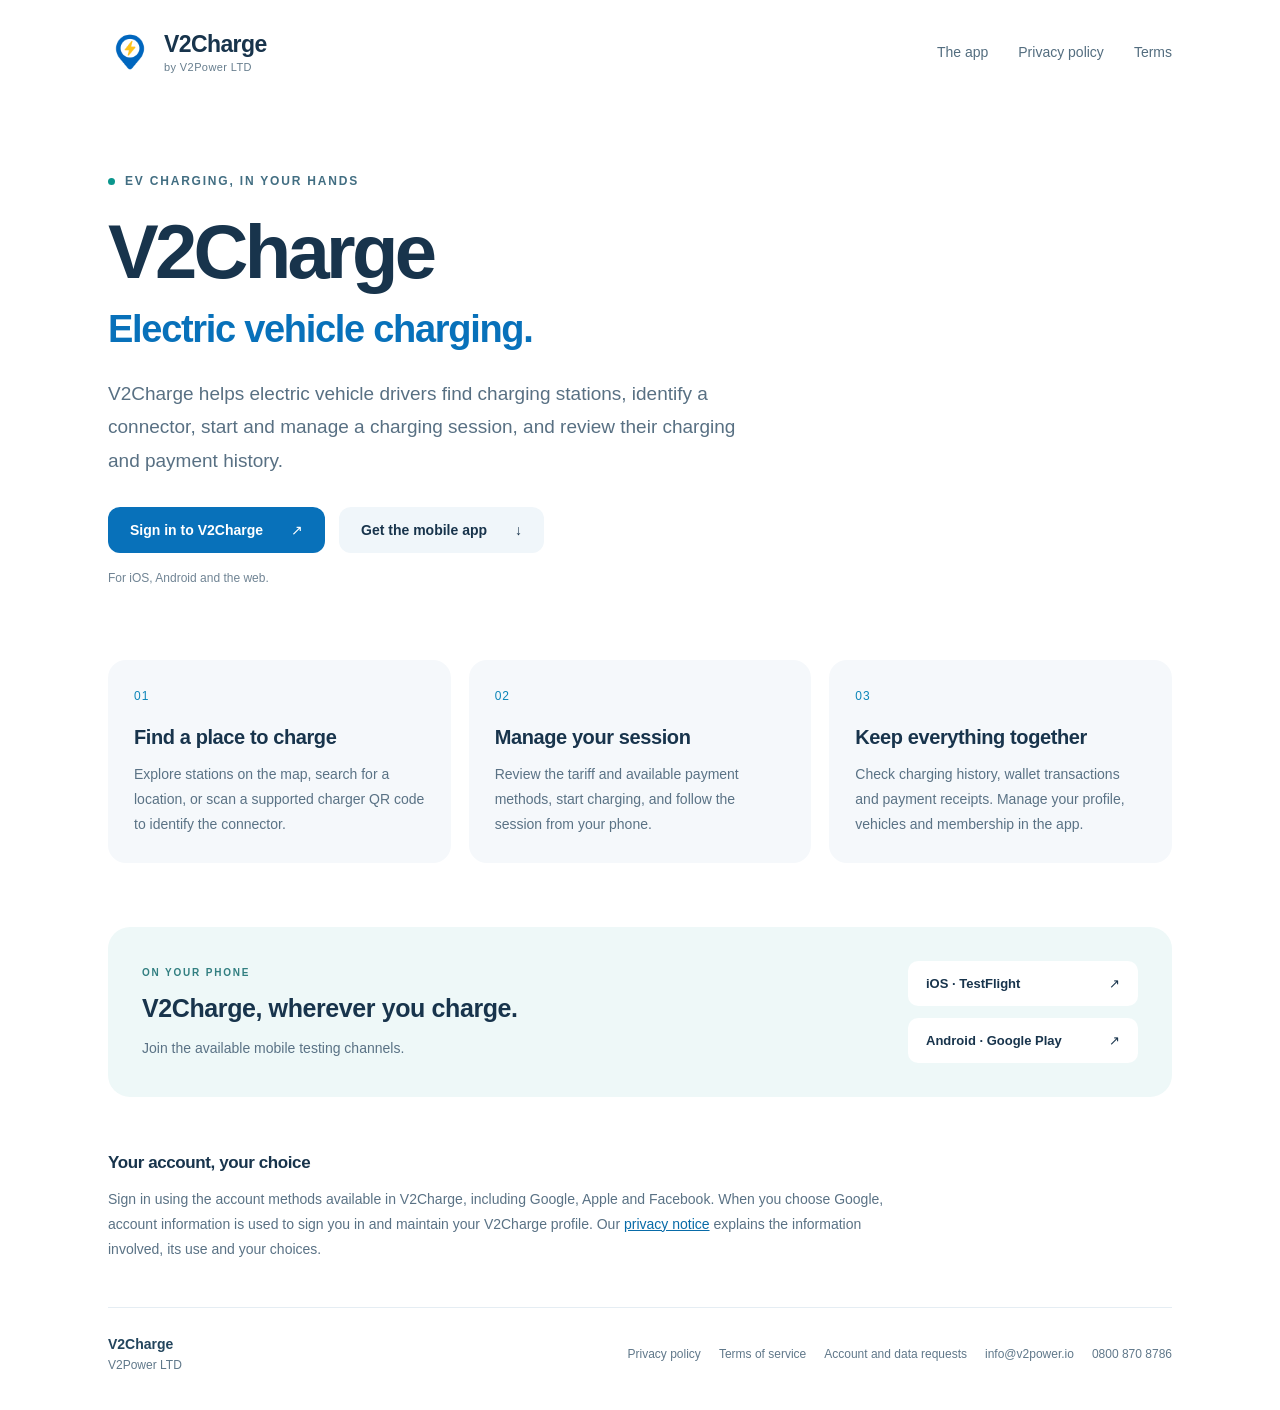
<file: index.html>
<!doctype html>
<html lang="en">
<head>
<meta charset="utf-8">
<meta name="viewport" content="width=device-width,initial-scale=1">
<meta name="description" content="V2Charge by V2Power LTD helps EV drivers find charging stations, start and manage charging, and view payments and receipts.">
<title>V2Charge</title>
<link rel="canonical" href="https://colin-bao.github.io/">
<meta name="robots" content="index,follow">
<link rel="icon" href="/v2charge/icon.png" type="image/png">
<link rel="stylesheet" href="/v2charge/style.css">
</head>
<body>
<div class="page">
<header>
  <a class="brand" href="https://colin-bao.github.io/" aria-label="V2Charge home"><img src="/v2charge/icon.png" width="44" height="44" alt=""><span>V2Charge<small>by V2Power LTD</small></span></a>
  <nav aria-label="Main navigation"><a href="#features">The app</a><a href="https://colin-bao.github.io/v2charge/privacy/">Privacy policy</a><a href="https://colin-bao.github.io/v2charge/terms/">Terms</a></nav>
</header>
<main>
  <section class="hero" aria-labelledby="intro">
    <div class="eyebrow"><span></span> EV charging, in your hands</div>
    <h1 id="intro">V2Charge</h1><p class="tagline">Electric vehicle charging.</p>
    <p class="intro">V2Charge helps electric vehicle drivers find charging stations, identify a connector, start and manage a charging session, and review their charging and payment history.</p>
    <div class="actions"><a class="primary" href="https://v2power.173-212-201-169.sslip.io/">Sign in to V2Charge <span aria-hidden="true">↗</span></a><a class="secondary" href="#get-the-app">Get the mobile app <span aria-hidden="true">↓</span></a></div>
    <p class="quiet">For iOS, Android and the web.</p>
  </section>
  <section class="features" id="features" aria-label="What V2Charge does">
    <article><span class="number" aria-hidden="true">01</span><h2>Find a place to charge</h2><p>Explore stations on the map, search for a location, or scan a supported charger QR code to identify the connector.</p></article>
    <article><span class="number" aria-hidden="true">02</span><h2>Manage your session</h2><p>Review the tariff and available payment methods, start charging, and follow the session from your phone.</p></article>
    <article><span class="number" aria-hidden="true">03</span><h2>Keep everything together</h2><p>Check charging history, wallet transactions and payment receipts. Manage your profile, vehicles and membership in the app.</p></article>
  </section>
  <section class="download" id="get-the-app" aria-labelledby="download-title"><div><p class="eyebrow">On your phone</p><h2 id="download-title">V2Charge, wherever you charge.</h2><p>Join the available mobile testing channels.</p></div><div class="download-links"><a href="https://testflight.apple.com/join/jtDRBFVb">iOS · TestFlight <span aria-hidden="true">↗</span></a><a href="https://play.google.com/apps/testing/com.v2power.charging">Android · Google Play <span aria-hidden="true">↗</span></a></div></section>
  <section class="account" aria-labelledby="account-title"><h2 id="account-title">Your account, your choice</h2><p>Sign in using the account methods available in V2Charge, including Google, Apple and Facebook. When you choose Google, account information is used to sign you in and maintain your V2Charge profile. Our <a href="https://colin-bao.github.io/v2charge/privacy/#google-sign-in">privacy notice</a> explains the information involved, its use and your choices.</p></section>
</main>
<footer><div><strong>V2Charge</strong><span>V2Power LTD</span></div><nav aria-label="Support and policies"><a href="https://colin-bao.github.io/v2charge/privacy/">Privacy policy</a><a href="https://colin-bao.github.io/v2charge/terms/">Terms of service</a><a href="/v2charge/delete-request/">Account and data requests</a><a href="mailto:info@v2power.io">info@v2power.io</a><a href="tel:+448008708786">0800 870 8786</a></nav></footer>
</div>
</body>
</html>
</file>
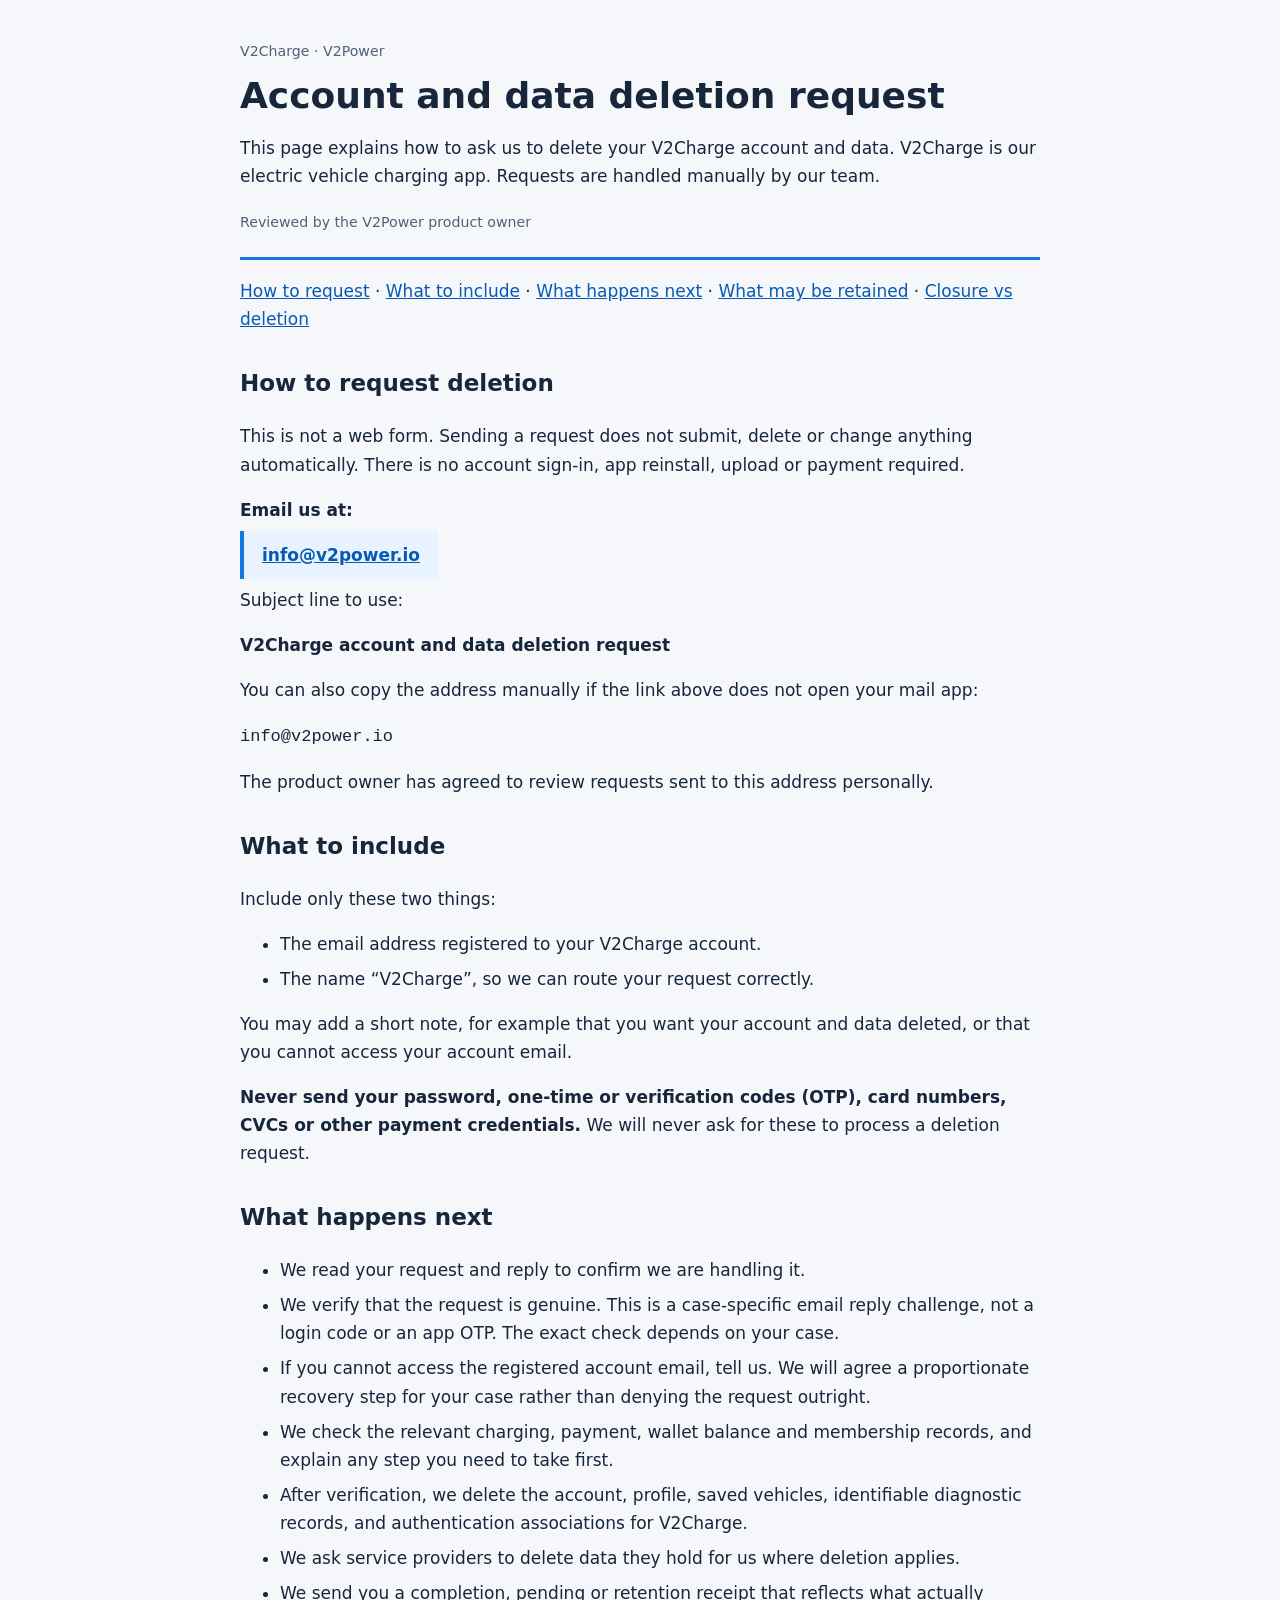
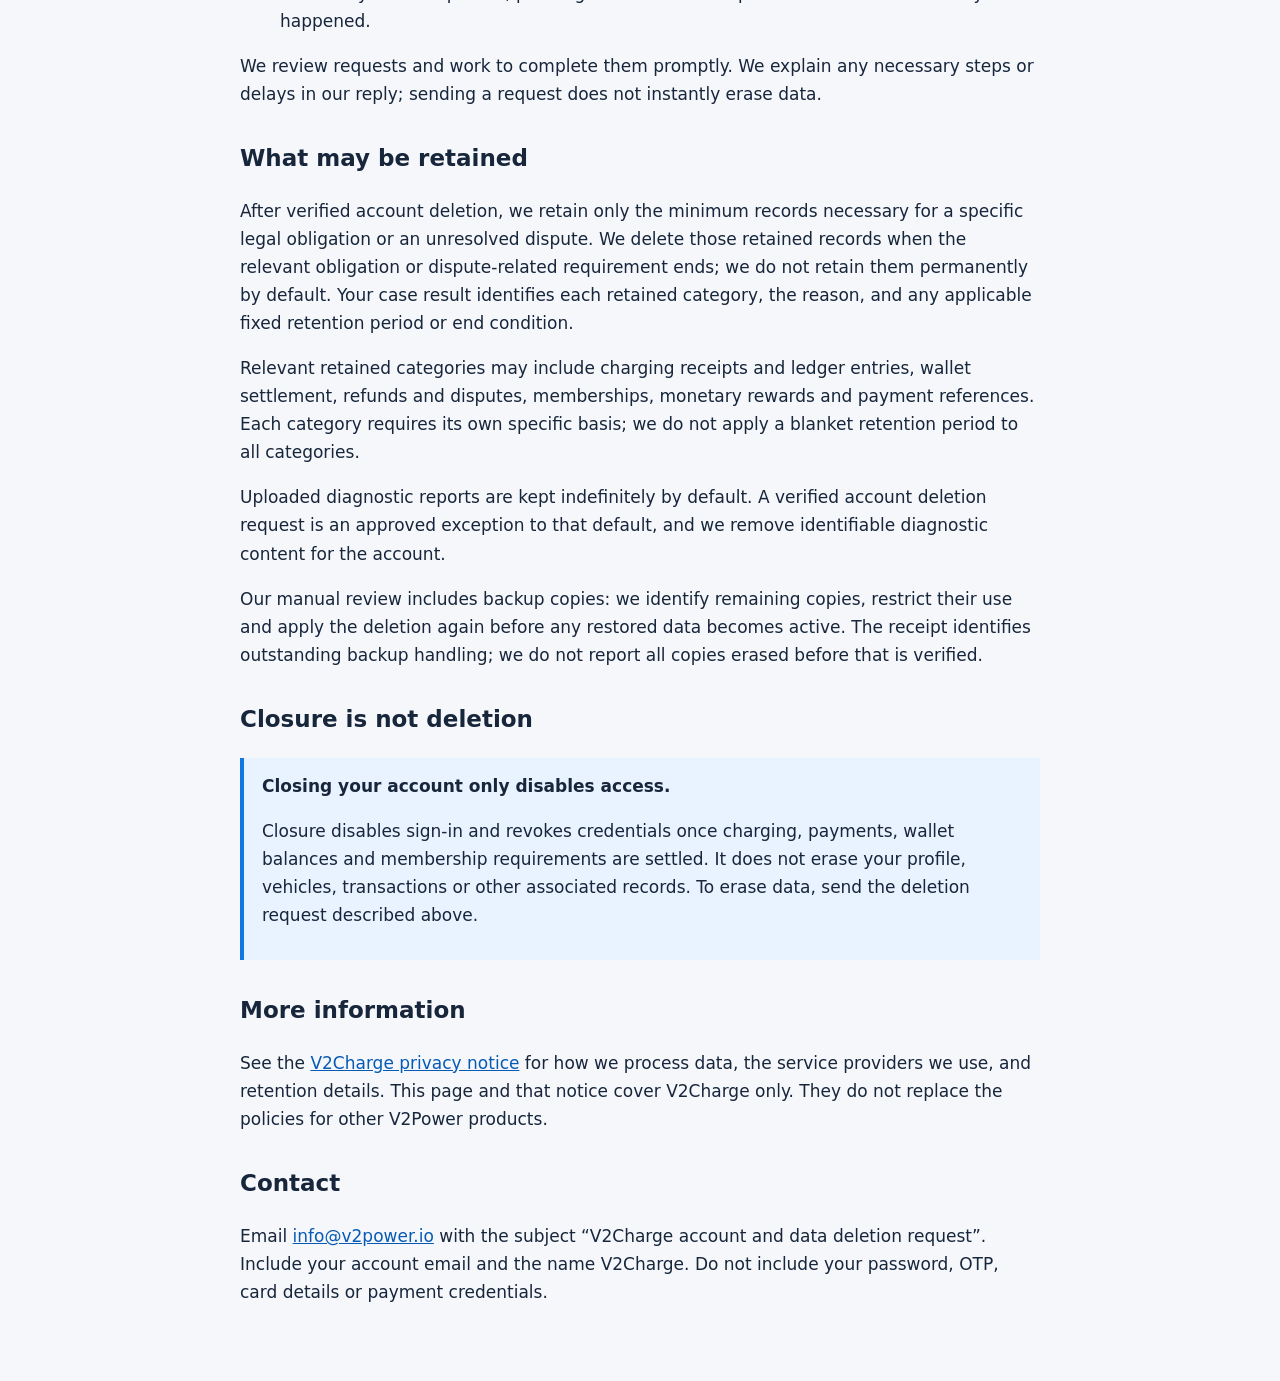
<file: v2charge/delete-request/index.html>
<!doctype html>
<html lang="en">
<head>
<meta charset="utf-8">
<meta name="viewport" content="width=device-width,initial-scale=1">
<meta name="description" content="How to request V2Charge account and data deletion by email, what to include, and what to expect from manual review.">
<title>V2Charge account and data deletion request</title>
<link rel="stylesheet" href="/v2charge/privacy/style.css">
</head>
<body>
<main>

<header>
<small>V2Charge · V2Power</small>
<h1>Account and data deletion request</h1>
<p>This page explains how to ask us to delete your V2Charge account and data. V2Charge is our electric vehicle charging app. Requests are handled manually by our team.</p>
<small>Reviewed by the V2Power product owner</small>
</header>

<nav aria-label="Account and data deletion sections">
<p><a href="#request">How to request</a> · <a href="#include">What to include</a> · <a href="#process">What happens next</a> · <a href="#retain">What may be retained</a> · <a href="#closure">Closure vs deletion</a></p>
</nav>

<section id="request">
<h2>How to request deletion</h2>
<p>This is not a web form. Sending a request does not submit, delete or change anything automatically. There is no account sign-in, app reinstall, upload or payment required.</p>
<p><strong>Email us at:</strong></p>
<p><a class="notice" href="mailto:info@v2power.io?subject=V2Charge%20account%20and%20data%20deletion%20request"><strong>info@v2power.io</strong></a></p>
<p>Subject line to use:</p>
<p><strong>V2Charge account and data deletion request</strong></p>
<p>You can also copy the address manually if the link above does not open your mail app:</p>
<p><code>info@v2power.io</code></p>
<p>The product owner has agreed to review requests sent to this address personally.</p>
</section>

<section id="include">
<h2>What to include</h2>
<p>Include only these two things:</p>
<ul>
<li>The email address registered to your V2Charge account.</li>
<li>The name “V2Charge”, so we can route your request correctly.</li>
</ul>
<p>You may add a short note, for example that you want your account and data deleted, or that you cannot access your account email.</p>
<p><strong>Never send your password, one-time or verification codes (OTP), card numbers, CVCs or other payment credentials.</strong> We will never ask for these to process a deletion request.</p>
</section>

<section id="process">
<h2>What happens next</h2>
<ul>
<li>We read your request and reply to confirm we are handling it.</li>
<li>We verify that the request is genuine. This is a case-specific email reply challenge, not a login code or an app OTP. The exact check depends on your case.</li>
<li>If you cannot access the registered account email, tell us. We will agree a proportionate recovery step for your case rather than denying the request outright.</li>
<li>We check the relevant charging, payment, wallet balance and membership records, and explain any step you need to take first.</li>
<li>After verification, we delete the account, profile, saved vehicles, identifiable diagnostic records, and authentication associations for V2Charge.</li>
<li>We ask service providers to delete data they hold for us where deletion applies.</li>
<li>We send you a completion, pending or retention receipt that reflects what actually happened.</li>
</ul>
<p>We review requests and work to complete them promptly. We explain any necessary steps or delays in our reply; sending a request does not instantly erase data.</p>
</section>

<section id="retain">
<h2>What may be retained</h2>
<p>After verified account deletion, we retain only the minimum records necessary for a specific legal obligation or an unresolved dispute. We delete those retained records when the relevant obligation or dispute-related requirement ends; we do not retain them permanently by default. Your case result identifies each retained category, the reason, and any applicable fixed retention period or end condition.</p>
<p>Relevant retained categories may include charging receipts and ledger entries, wallet settlement, refunds and disputes, memberships, monetary rewards and payment references. Each category requires its own specific basis; we do not apply a blanket retention period to all categories.</p>
<p>Uploaded diagnostic reports are kept indefinitely by default. A verified account deletion request is an approved exception to that default, and we remove identifiable diagnostic content for the account.</p>
<p>Our manual review includes backup copies: we identify remaining copies, restrict their use and apply the deletion again before any restored data becomes active. The receipt identifies outstanding backup handling; we do not report all copies erased before that is verified.</p>
</section>

<section id="closure">
<h2>Closure is not deletion</h2>
<div class="notice">
<strong>Closing your account only disables access.</strong>
<p>Closure disables sign-in and revokes credentials once charging, payments, wallet balances and membership requirements are settled. It does not erase your profile, vehicles, transactions or other associated records. To erase data, send the deletion request described above.</p>
</div>
</section>

<section id="privacy">
<h2>More information</h2>
<p>See the <a href="/v2charge/privacy/">V2Charge privacy notice</a> for how we process data, the service providers we use, and retention details. This page and that notice cover V2Charge only. They do not replace the policies for other V2Power products.</p>
</section>

<section id="contact">
<h2>Contact</h2>
<p>Email <a href="mailto:info@v2power.io?subject=V2Charge%20account%20and%20data%20deletion%20request">info@v2power.io</a> with the subject “V2Charge account and data deletion request”. Include your account email and the name V2Charge. Do not include your password, OTP, card details or payment credentials.</p>
</section>

</main>
</body>
</html>
</file>
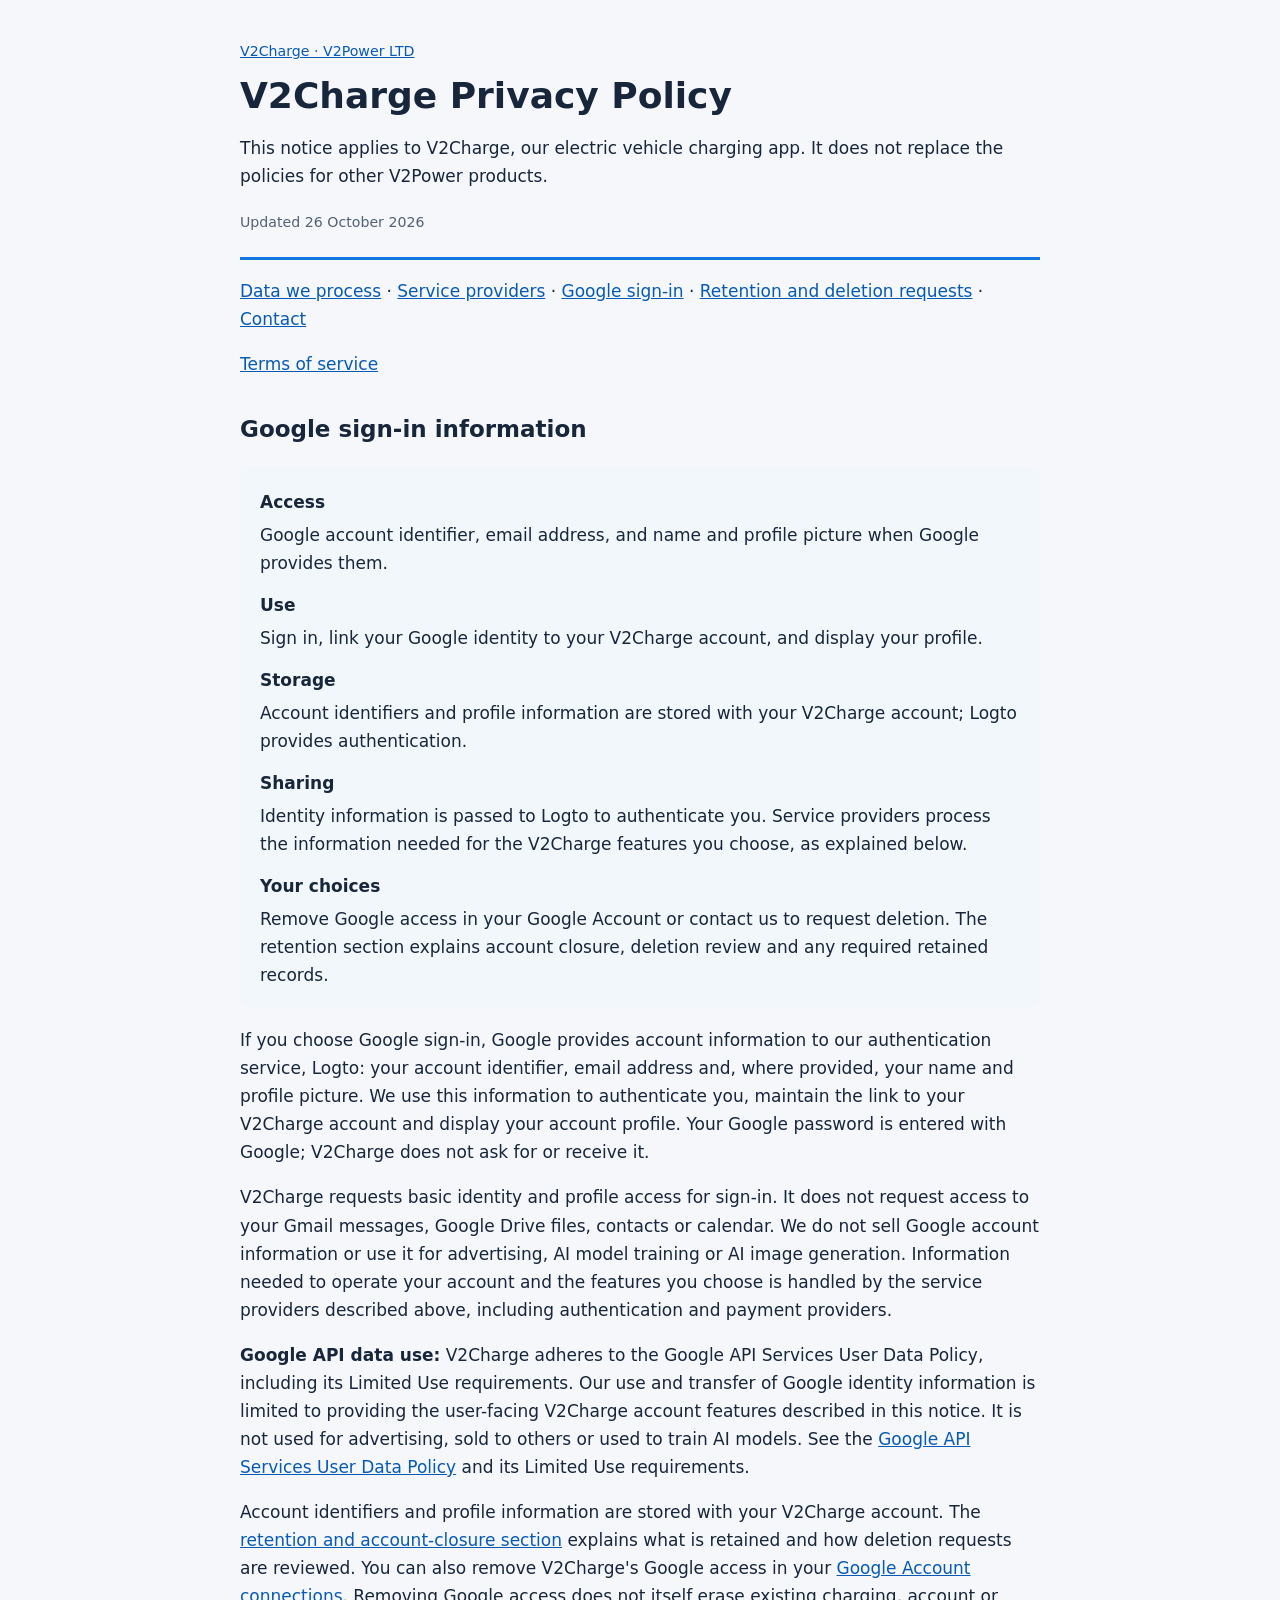
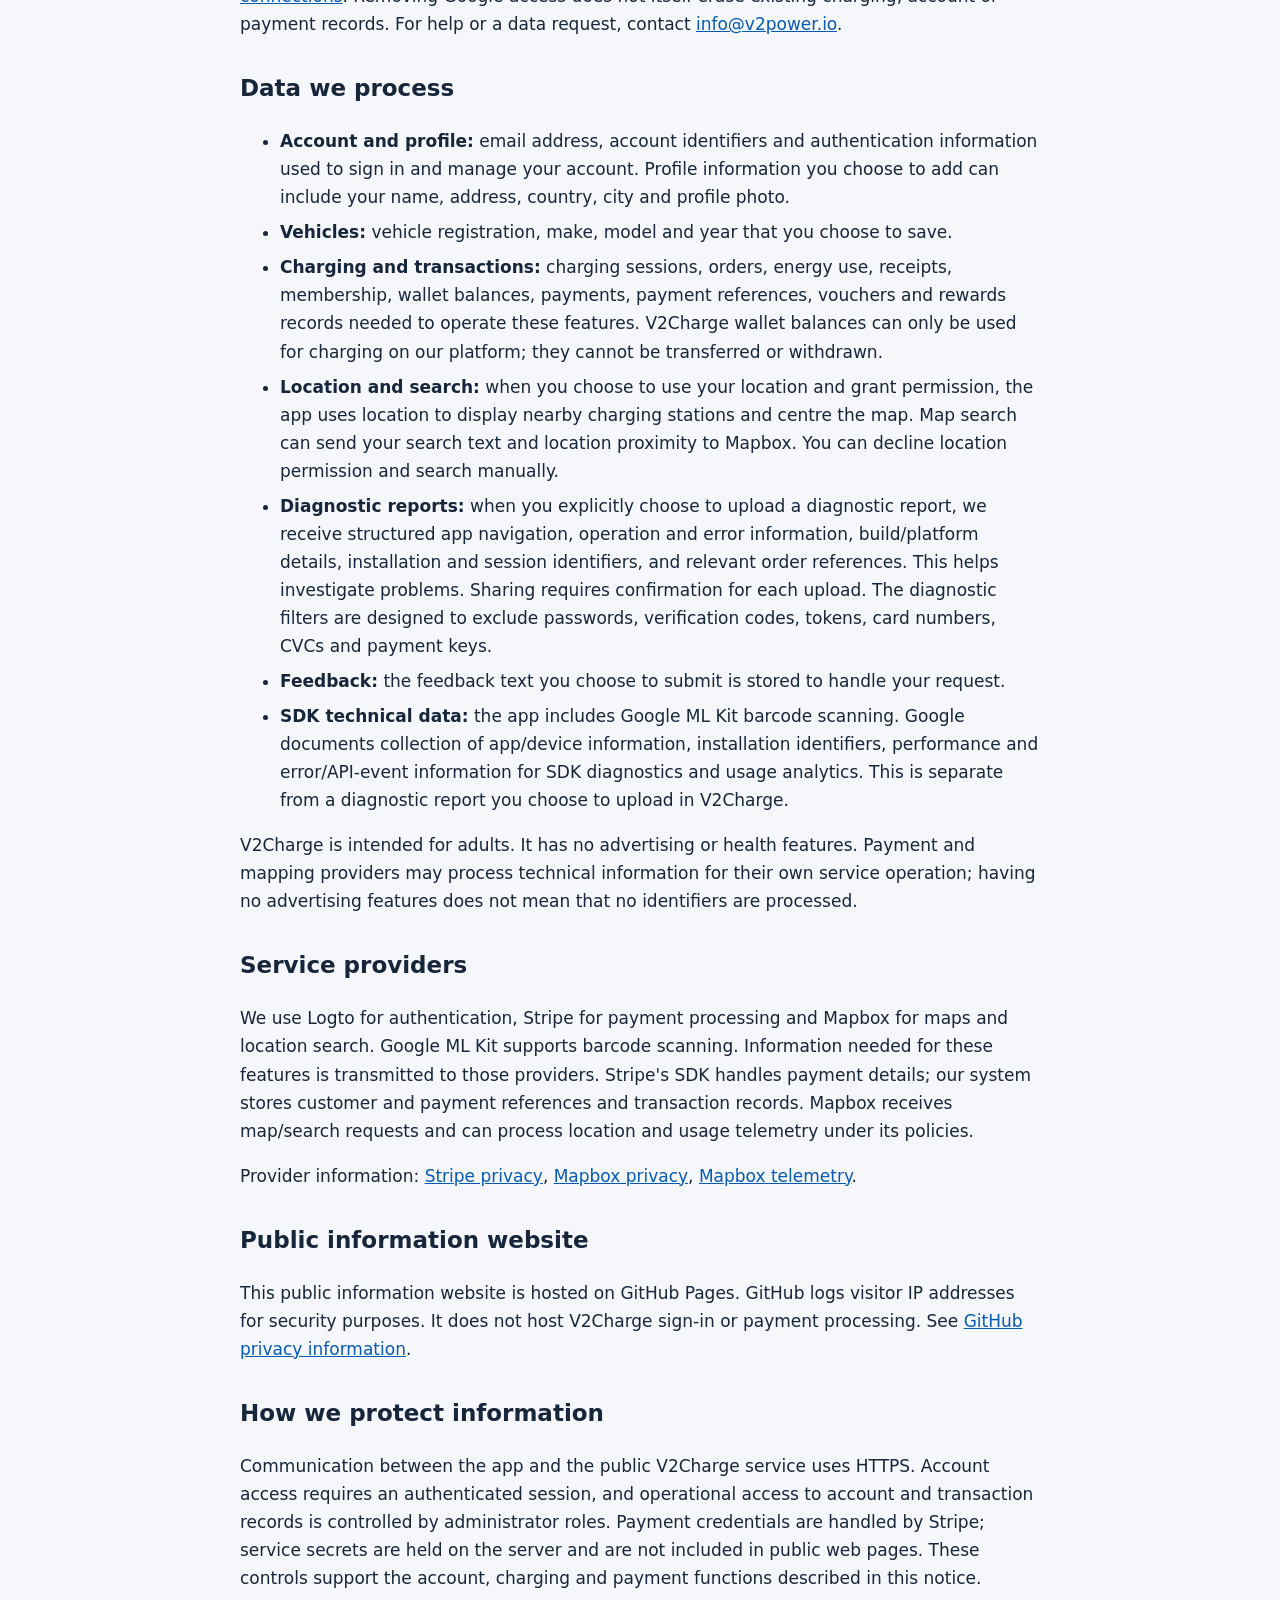
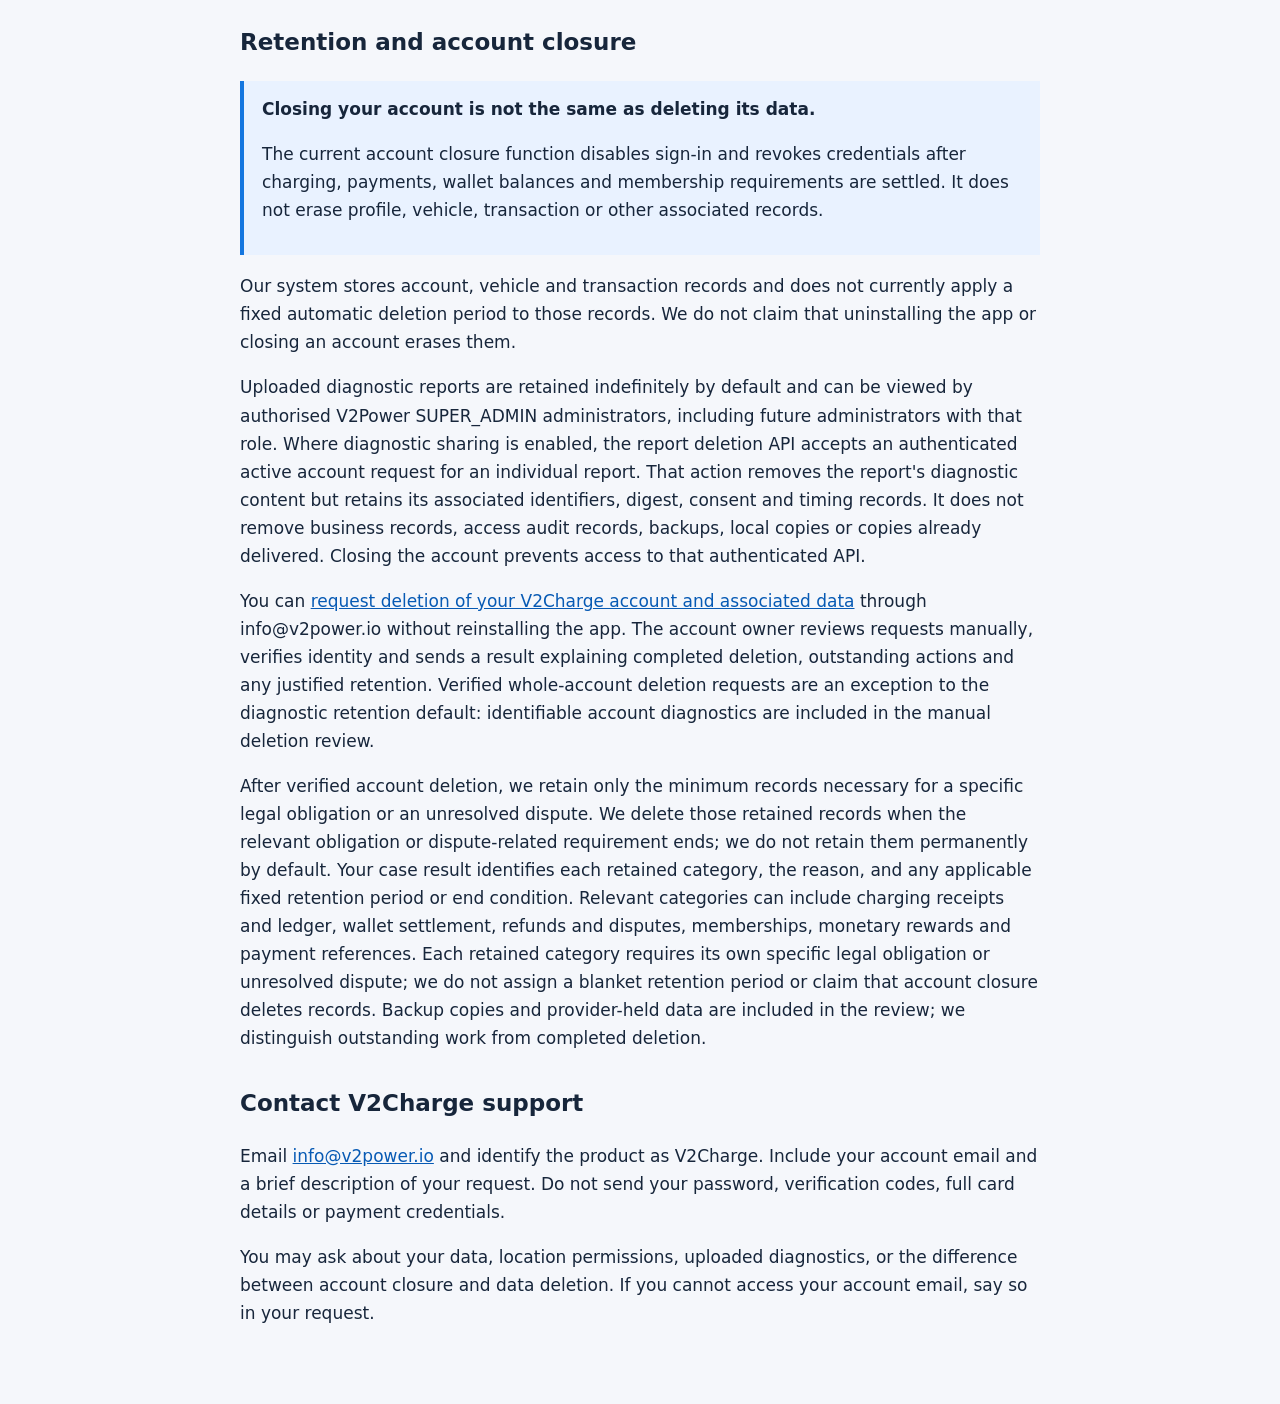
<file: v2charge/privacy/index.html>
<!doctype html>
<html lang="en"><head><meta charset="utf-8"><meta name="viewport" content="width=device-width,initial-scale=1"><meta name="description" content="V2Charge privacy information, data handling and support contact."><title>V2Charge Privacy Policy</title><link rel="canonical" href="https://colin-bao.github.io/v2charge/privacy/"><meta name="robots" content="index,follow"><link rel="stylesheet" href="/v2charge/privacy/style.css"></head><body><main>
<header><small><a href="https://colin-bao.github.io/">V2Charge · V2Power LTD</a></small><h1>V2Charge Privacy Policy</h1><p>This notice applies to V2Charge, our electric vehicle charging app. It does not replace the policies for other V2Power products.</p><small>Updated 26 October 2026</small></header>
<nav aria-label="Privacy notice sections"><p><a href="#data">Data we process</a> · <a href="#providers">Service providers</a> · <a href="#google-sign-in">Google sign-in</a> · <a href="#retention">Retention and deletion requests</a> · <a href="#contact">Contact</a></p><p><a href="https://colin-bao.github.io/v2charge/terms/">Terms of service</a></p></nav>
<section id="google-sign-in"><h2>Google sign-in information</h2><dl class="data-summary"><dt>Access</dt><dd>Google account identifier, email address, and name and profile picture when Google provides them.</dd><dt>Use</dt><dd>Sign in, link your Google identity to your V2Charge account, and display your profile.</dd><dt>Storage</dt><dd>Account identifiers and profile information are stored with your V2Charge account; Logto provides authentication.</dd><dt>Sharing</dt><dd>Identity information is passed to Logto to authenticate you. Service providers process the information needed for the V2Charge features you choose, as explained below.</dd><dt>Your choices</dt><dd>Remove Google access in your Google Account or contact us to request deletion. The retention section explains account closure, deletion review and any required retained records.</dd></dl><p>If you choose Google sign-in, Google provides account information to our authentication service, Logto: your account identifier, email address and, where provided, your name and profile picture. We use this information to authenticate you, maintain the link to your V2Charge account and display your account profile. Your Google password is entered with Google; V2Charge does not ask for or receive it.</p><p>V2Charge requests basic identity and profile access for sign-in. It does not request access to your Gmail messages, Google Drive files, contacts or calendar. We do not sell Google account information or use it for advertising, AI model training or AI image generation. Information needed to operate your account and the features you choose is handled by the service providers described above, including authentication and payment providers.</p><p><strong>Google API data use:</strong> V2Charge adheres to the Google API Services User Data Policy, including its Limited Use requirements. Our use and transfer of Google identity information is limited to providing the user-facing V2Charge account features described in this notice. It is not used for advertising, sold to others or used to train AI models. See the <a href="https://developers.google.com/terms/api-services-user-data-policy">Google API Services User Data Policy</a> and its Limited Use requirements.</p><p>Account identifiers and profile information are stored with your V2Charge account. The <a href="#retention">retention and account-closure section</a> explains what is retained and how deletion requests are reviewed. You can also remove V2Charge's Google access in your <a href="https://myaccount.google.com/connections">Google Account connections</a>. Removing Google access does not itself erase existing charging, account or payment records. For help or a data request, contact <a href="mailto:info@v2power.io">info@v2power.io</a>.</p></section>
<section id="data"><h2>Data we process</h2><ul>
<li><strong>Account and profile:</strong> email address, account identifiers and authentication information used to sign in and manage your account. Profile information you choose to add can include your name, address, country, city and profile photo.</li>
<li><strong>Vehicles:</strong> vehicle registration, make, model and year that you choose to save.</li>
<li><strong>Charging and transactions:</strong> charging sessions, orders, energy use, receipts, membership, wallet balances, payments, payment references, vouchers and rewards records needed to operate these features. V2Charge wallet balances can only be used for charging on our platform; they cannot be transferred or withdrawn.</li>
<li><strong>Location and search:</strong> when you choose to use your location and grant permission, the app uses location to display nearby charging stations and centre the map. Map search can send your search text and location proximity to Mapbox. You can decline location permission and search manually.</li>
<li><strong>Diagnostic reports:</strong> when you explicitly choose to upload a diagnostic report, we receive structured app navigation, operation and error information, build/platform details, installation and session identifiers, and relevant order references. This helps investigate problems. Sharing requires confirmation for each upload. The diagnostic filters are designed to exclude passwords, verification codes, tokens, card numbers, CVCs and payment keys.</li>
<li><strong>Feedback:</strong> the feedback text you choose to submit is stored to handle your request.</li>
<li><strong>SDK technical data:</strong> the app includes Google ML Kit barcode scanning. Google documents collection of app/device information, installation identifiers, performance and error/API-event information for SDK diagnostics and usage analytics. This is separate from a diagnostic report you choose to upload in V2Charge.</li>
</ul><p>V2Charge is intended for adults. It has no advertising or health features. Payment and mapping providers may process technical information for their own service operation; having no advertising features does not mean that no identifiers are processed.</p></section>
<section id="providers"><h2>Service providers</h2><p>We use Logto for authentication, Stripe for payment processing and Mapbox for maps and location search. Google ML Kit supports barcode scanning. Information needed for these features is transmitted to those providers. Stripe's SDK handles payment details; our system stores customer and payment references and transaction records. Mapbox receives map/search requests and can process location and usage telemetry under its policies.</p><p>Provider information: <a href="https://stripe.com/privacy">Stripe privacy</a>, <a href="https://www.mapbox.com/legal/privacy">Mapbox privacy</a>, <a href="https://www.mapbox.com/telemetry">Mapbox telemetry</a>.</p></section>

<section id="public-website"><h2>Public information website</h2><p>This public information website is hosted on GitHub Pages. GitHub logs visitor IP addresses for security purposes. It does not host V2Charge sign-in or payment processing. See <a href="https://docs.github.com/en/site-policy/privacy-policies/github-general-privacy-statement">GitHub privacy information</a>.</p></section><section id="protection"><h2>How we protect information</h2><p>Communication between the app and the public V2Charge service uses HTTPS. Account access requires an authenticated session, and operational access to account and transaction records is controlled by administrator roles. Payment credentials are handled by Stripe; service secrets are held on the server and are not included in public web pages. These controls support the account, charging and payment functions described in this notice.</p></section><section id="retention"><h2>Retention and account closure</h2><div class="notice"><strong>Closing your account is not the same as deleting its data.</strong><p>The current account closure function disables sign-in and revokes credentials after charging, payments, wallet balances and membership requirements are settled. It does not erase profile, vehicle, transaction or other associated records.</p></div>
<p>Our system stores account, vehicle and transaction records and does not currently apply a fixed automatic deletion period to those records. We do not claim that uninstalling the app or closing an account erases them.</p>
<p>Uploaded diagnostic reports are retained indefinitely by default and can be viewed by authorised V2Power SUPER_ADMIN administrators, including future administrators with that role. Where diagnostic sharing is enabled, the report deletion API accepts an authenticated active account request for an individual report. That action removes the report's diagnostic content but retains its associated identifiers, digest, consent and timing records. It does not remove business records, access audit records, backups, local copies or copies already delivered. Closing the account prevents access to that authenticated API.</p>
<p>You can <a href="/v2charge/delete-request/">request deletion of your V2Charge account and associated data</a> through info@v2power.io without reinstalling the app. The account owner reviews requests manually, verifies identity and sends a result explaining completed deletion, outstanding actions and any justified retention. Verified whole-account deletion requests are an exception to the diagnostic retention default: identifiable account diagnostics are included in the manual deletion review.</p>
<p>After verified account deletion, we retain only the minimum records necessary for a specific legal obligation or an unresolved dispute. We delete those retained records when the relevant obligation or dispute-related requirement ends; we do not retain them permanently by default. Your case result identifies each retained category, the reason, and any applicable fixed retention period or end condition. Relevant categories can include charging receipts and ledger, wallet settlement, refunds and disputes, memberships, monetary rewards and payment references. Each retained category requires its own specific legal obligation or unresolved dispute; we do not assign a blanket retention period or claim that account closure deletes records. Backup copies and provider-held data are included in the review; we distinguish outstanding work from completed deletion.</p></section>
<section id="contact"><h2>Contact V2Charge support</h2><p>Email <a href="mailto:info@v2power.io">info@v2power.io</a> and identify the product as V2Charge. Include your account email and a brief description of your request. Do not send your password, verification codes, full card details or payment credentials.</p><p>You may ask about your data, location permissions, uploaded diagnostics, or the difference between account closure and data deletion. If you cannot access your account email, say so in your request.</p></section>
</main></body></html>
</file>
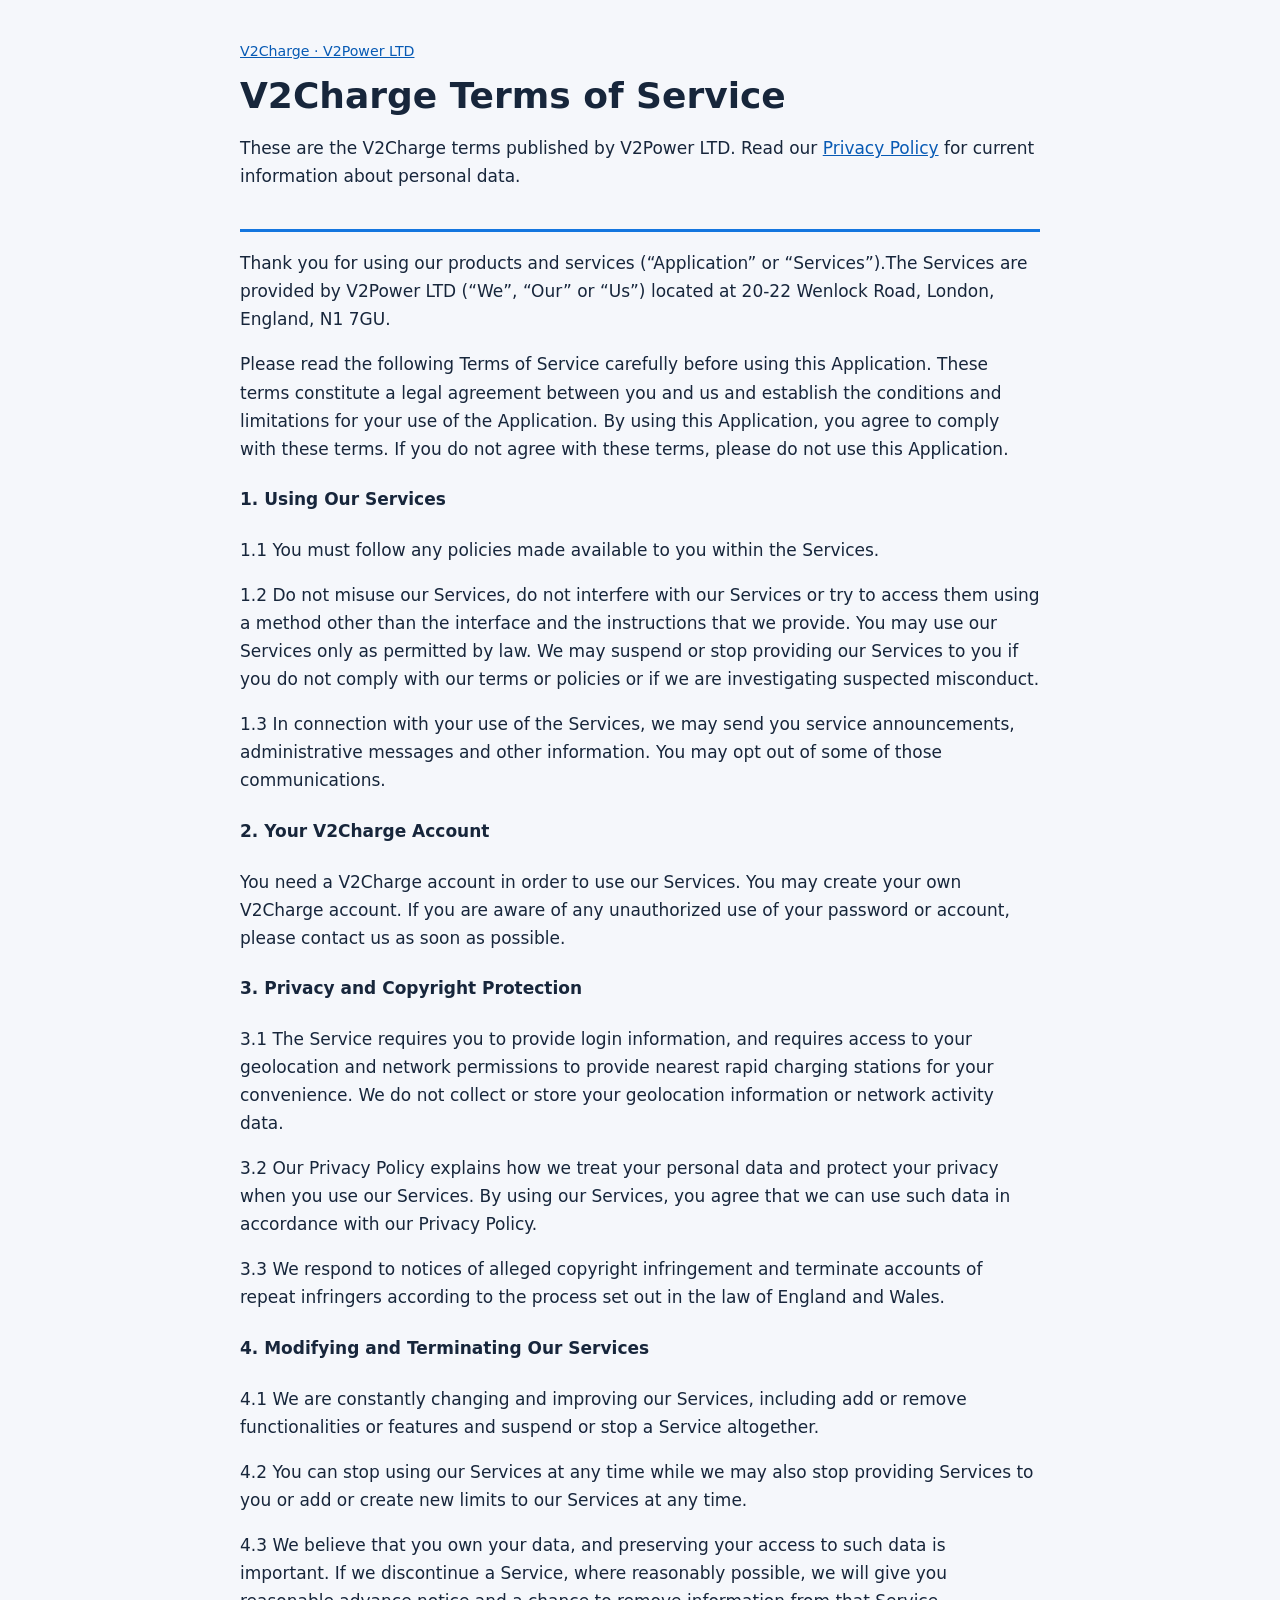
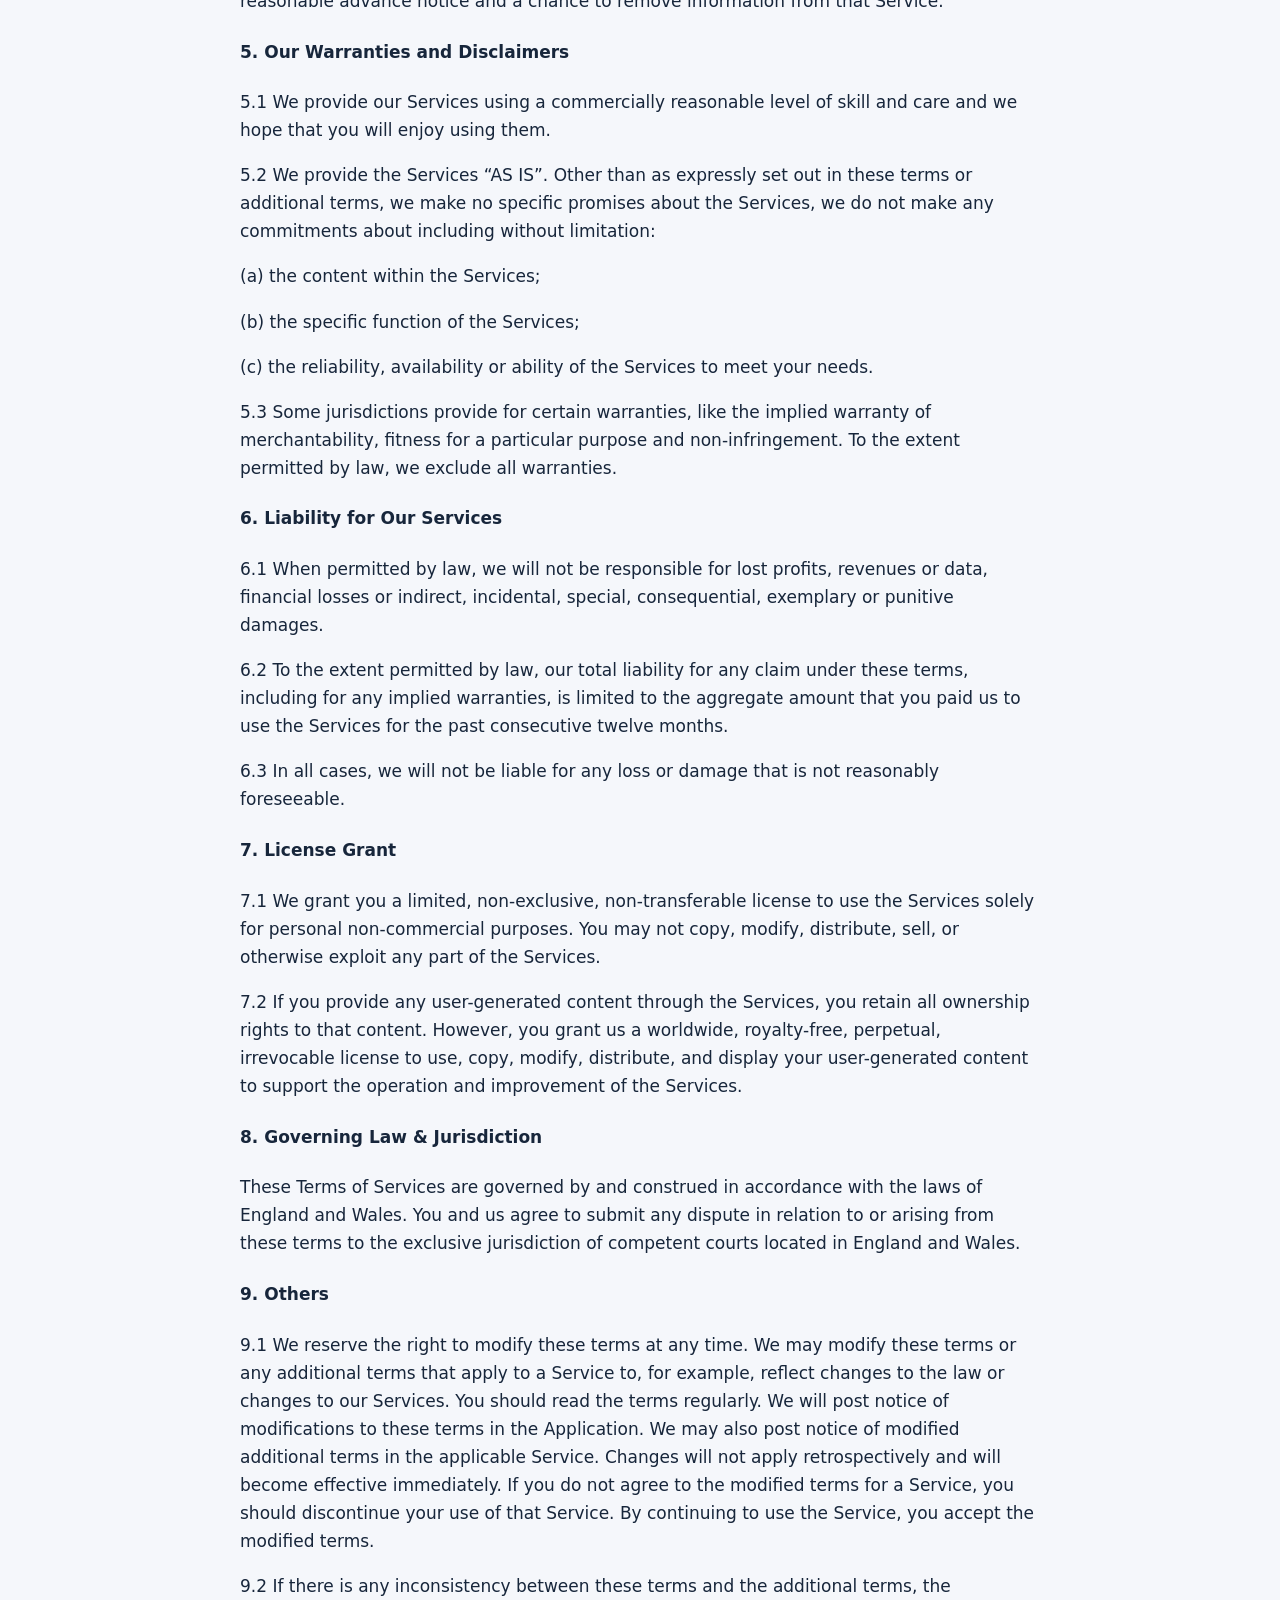
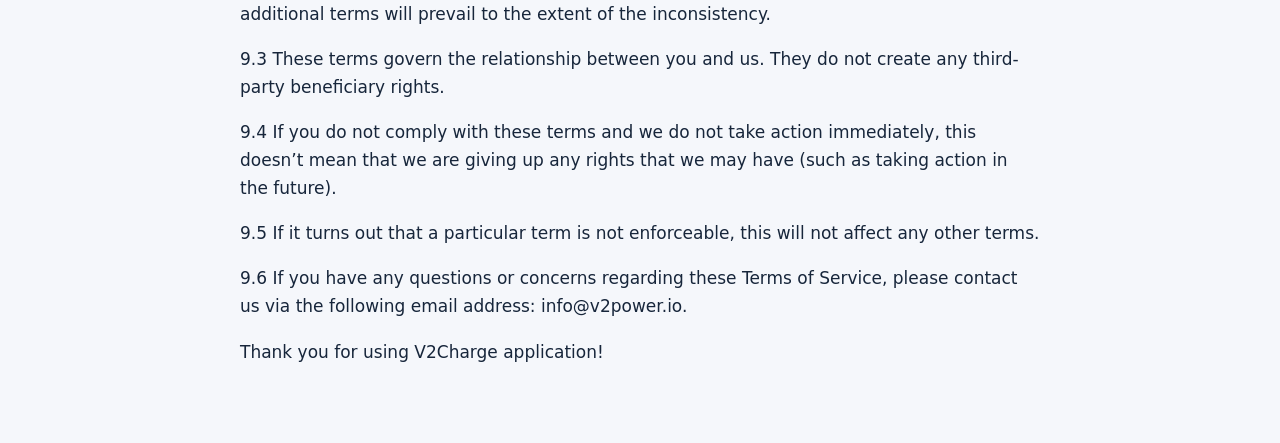
<file: v2charge/terms/index.html>
<!doctype html>
<html lang="en"><head><meta charset="utf-8"><meta name="viewport" content="width=device-width,initial-scale=1"><title>V2Charge Terms of Service</title><link rel="canonical" href="https://colin-bao.github.io/v2charge/terms/"><link rel="stylesheet" href="/v2charge/privacy/style.css"></head><body><main><header><small><a href="https://colin-bao.github.io/">V2Charge · V2Power LTD</a></small><h1>V2Charge Terms of Service</h1><p>These are the V2Charge terms published by V2Power LTD. Read our <a href="https://colin-bao.github.io/v2charge/privacy/">Privacy Policy</a> for current information about personal data.</p></header><section id="published-terms"><p>
      Thank you for using our products and services
      <span class="bold"> (“Application” or “Services”).</span>The Services are
      provided by V2Power LTD
      <span class="bold">(“We”, “Our” or “Us”)</span> located at 20-22 Wenlock
      Road, London, England, N1 7GU.
    </p>
<p>
      Please read the following Terms of Service carefully before using this
      Application. These terms constitute a legal agreement between you and us
      and establish the conditions and limitations for your use of the
      Application. By using this Application, you agree to comply with these
      terms. If you do not agree with these terms, please do not use this
      Application.
    </p>
<h4>1. Using Our Services</h4>
<p>
      1.1 You must follow any policies made available to you within the
      Services.
    </p>
<p>
      1.2 Do not misuse our Services, do not interfere with our Services or try
      to access them using a method other than the interface and the
      instructions that we provide. You may use our Services only as permitted
      by law. We may suspend or stop providing our Services to you if you do not
      comply with our terms or policies or if we are investigating suspected
      misconduct.
    </p>
<p>
      1.3 In connection with your use of the Services, we may send you service
      announcements, administrative messages and other information. You may opt
      out of some of those communications.
    </p>
<h4>2. Your V2Charge Account</h4>
<p>
      You need a V2Charge account in order to use our Services. You may create
      your own V2Charge account. If you are aware of any unauthorized use of
      your password or account, please contact us as soon as possible.
    </p>
<h4>3. Privacy and Copyright Protection</h4>
<p>
      3.1 The Service requires you to provide login information, and requires
      access to your geolocation and network permissions to provide nearest
      rapid charging stations for your convenience. We do not collect or store
      your geolocation information or network activity data.
    </p>
<p>
      3.2 Our Privacy Policy explains how we treat your personal data and
      protect your privacy when you use our Services. By using our Services, you
      agree that we can use such data in accordance with our Privacy Policy.
    </p>
<p>
      3.3 We respond to notices of alleged copyright infringement and terminate
      accounts of repeat infringers according to the process set out in the law
      of England and Wales.
    </p>
<h4>4. Modifying and Terminating Our Services</h4>
<p>
      4.1 We are constantly changing and improving our Services, including add
      or remove functionalities or features and suspend or stop a Service
      altogether.
    </p>
<p>
      4.2 You can stop using our Services at any time while we may also stop
      providing Services to you or add or create new limits to our Services at
      any time.
    </p>
<p>
      4.3 We believe that you own your data, and preserving your access to such
      data is important. If we discontinue a Service, where reasonably possible,
      we will give you reasonable advance notice and a chance to remove
      information from that Service.
    </p>
<h4>5. Our Warranties and Disclaimers</h4>
<p>
      5.1 We provide our Services using a commercially reasonable level of skill
      and care and we hope that you will enjoy using them.
    </p>
<p>
      5.2 We provide the Services <span class="bold">“AS IS”.</span> Other than
      as expressly set out in these terms or additional terms, we make no
      specific promises about the Services, we do not make any commitments about
      including without limitation:
    </p>
<p class="text-indent">(a) the content within the Services;</p>
<p class="text-indent">(b) the specific function of the Services;</p>
<p class="text-indent">
      (c) the reliability, availability or ability of the Services to meet your
      needs.
    </p>
<p>
      5.3 Some jurisdictions provide for certain warranties, like the implied
      warranty of merchantability, fitness for a particular purpose and
      non-infringement. To the extent permitted by law, we exclude all
      warranties.
    </p>
<h4>6. Liability for Our Services</h4>
<p>
      6.1 When permitted by law, we will not be responsible for lost profits,
      revenues or data, financial losses or indirect, incidental, special,
      consequential, exemplary or punitive damages.
    </p>
<p>
      6.2 To the extent permitted by law, our total liability for any claim
      under these terms, including for any implied warranties, is limited to the
      aggregate amount that you paid us to use the Services for the past
      consecutive twelve months.
    </p>
<p>
      6.3 In all cases, we will not be liable for any loss or damage that is not
      reasonably foreseeable.
    </p>
<h4>7. License Grant</h4>
<p>
      7.1 We grant you a limited, non-exclusive, non-transferable license to use
      the Services solely for personal non-commercial purposes. You may not
      copy, modify, distribute, sell, or otherwise exploit any part of the
      Services.
    </p>
<p>
      7.2 If you provide any user-generated content through the Services, you
      retain all ownership rights to that content. However, you grant us a
      worldwide, royalty-free, perpetual, irrevocable license to use, copy,
      modify, distribute, and display your user-generated content to support the
      operation and improvement of the Services.
    </p>
<h4>8. Governing Law &amp; Jurisdiction</h4>
<p>
      These Terms of Services are governed by and construed in accordance with
      the laws of England and Wales. You and us agree to submit any dispute in
      relation to or arising from these terms to the exclusive jurisdiction of
      competent courts located in England and Wales.
    </p>
<h4>9. Others</h4>
<p>
      9.1 We reserve the right to modify these terms at any time. We may modify
      these terms or any additional terms that apply to a Service to, for
      example, reflect changes to the law or changes to our Services. You should
      read the terms regularly. We will post notice of modifications to these
      terms in the Application. We may also post notice of modified additional
      terms in the applicable Service. Changes will not apply retrospectively
      and will become effective immediately. If you do not agree to the modified
      terms for a Service, you should discontinue your use of that Service. By
      continuing to use the Service, you accept the modified terms.
    </p>
<p>
      9.2 If there is any inconsistency between these terms and the additional
      terms, the additional terms will prevail to the extent of the
      inconsistency.
    </p>
<p>
      9.3 These terms govern the relationship between you and us. They do not
      create any third-party beneficiary rights.
    </p>
<p>
      9.4 If you do not comply with these terms and we do not take action
      immediately, this doesn’t mean that we are giving up any rights that we
      may have (such as taking action in the future).
    </p>
<p>
      9.5 If it turns out that a particular term is not enforceable, this will
      not affect any other terms.
    </p>
<p>
      9.6 If you have any questions or concerns regarding these Terms of
      Service, please contact us via the following email address:
      info@v2power.io.
    </p>
<p>Thank you for using V2Charge application!</p></section></main></body></html>
</file>
<file: v2charge/style.css>
:root{color-scheme:light;font-family:Inter,-apple-system,BlinkMacSystemFont,"Segoe UI",sans-serif;color:#18344c;background:#fff;font-synthesis:none}*{box-sizing:border-box}body{margin:0}.page{max-width:1144px;margin:auto;padding:0 40px}a{color:inherit;text-decoration:none}a:focus-visible{outline:3px solid #83c7fa;outline-offset:5px;border-radius:5px}header{display:flex;justify-content:space-between;align-items:center;padding:30px 0}.brand{display:flex;align-items:center;gap:12px;font-size:23px;font-weight:750;letter-spacing:-.6px}.brand img{border-radius:12px}.brand small{display:block;font-size:11px;color:#667d8d;font-weight:500;letter-spacing:.4px;margin-top:3px}header nav{display:flex;gap:30px;font-size:14px;color:#536d7f}header nav a:hover,footer a:hover{text-decoration:underline}.hero{padding:70px 0 55px;max-width:790px}.eyebrow{font-size:12px;letter-spacing:1.8px;text-transform:uppercase;font-weight:650;display:flex;align-items:center;gap:10px;color:#426e82}.eyebrow span{width:7px;height:7px;background:#0a968d;border-radius:50%}h1{font-size:76px;line-height:1.06;letter-spacing:-3.7px;margin:24px 0}h1 span{color:#0871ba}.intro{font-size:19px;line-height:1.75;color:#587083;max-width:650px}.actions{display:flex;gap:14px;flex-wrap:wrap;margin-top:30px}.primary,.secondary{display:inline-flex;align-items:center;gap:28px;padding:15px 22px;border-radius:12px;font-size:14px;font-weight:650}.primary{background:#0871ba;color:white}.primary:hover{background:#005e9f}.secondary{background:#f0f6fa}.secondary:hover{background:#e5f0f8}.quiet{font-size:12px;color:#708494;margin-top:18px}.features{display:grid;grid-template-columns:repeat(3,minmax(0,1fr));gap:18px;padding:8px 0 64px;scroll-margin-top:30px}.features article{padding:26px;background:#f5f8fb;border-radius:18px}.number{font-size:12px;color:#0b85b9;letter-spacing:1px}h2{font-size:20px;line-height:1.3;letter-spacing:-.4px;margin:20px 0 12px}.features p,.download p,.account p{font-size:14px;line-height:1.8;color:#5a7285;margin:0}.download{display:flex;align-items:center;justify-content:space-between;gap:30px;background:#eef8f8;border-radius:22px;padding:34px;scroll-margin-top:30px}.download h2{margin-top:10px;font-size:25px}.download .eyebrow{font-size:10px;color:#327f81}.download-links{display:flex;flex-direction:column;gap:12px;min-width:230px}.download-links a{display:flex;justify-content:space-between;gap:30px;background:white;border-radius:10px;padding:15px 18px;font-size:13px;font-weight:650}.download-links a:hover{color:#0871ba}.account{padding:35px 0 45px;max-width:780px}.account h2{font-size:17px}.account a{color:#086ba8;text-decoration:underline}footer{border-top:1px solid #e5edf3;padding:28px 0 38px;display:flex;justify-content:space-between;gap:24px;font-size:12px;color:#60788a}footer strong{display:block;font-size:14px;color:#23455d;margin-bottom:6px}footer nav{display:flex;justify-content:flex-end;gap:18px;flex-wrap:wrap;max-width:620px;align-items:center}@media(max-width:720px){.page{padding:0 23px}header{padding:22px 0}.brand{font-size:20px}.brand img{width:38px;height:38px}header nav{gap:15px;font-size:12px}header nav a:first-child{display:none}.hero{padding:48px 0 34px}h1{font-size:53px;letter-spacing:-2.5px}.intro{font-size:16px}.actions{gap:10px}.primary,.secondary{font-size:12px;gap:15px;padding:14px 17px}.features{grid-template-columns:1fr;gap:12px;padding-bottom:34px}.features article{padding:23px}.features h2{margin-top:12px}.download{display:block;padding:26px}.download h2{font-size:23px}.download-links{margin-top:23px}.account{padding-bottom:30px}footer{display:block}footer nav{justify-content:flex-start;margin-top:22px;gap:15px;line-height:1.7}}@media(prefers-reduced-motion:no-preference){a{transition:background-color .15s ease,color .15s ease}}

.tagline{font-size:38px;font-weight:650;letter-spacing:-1.3px;color:#0871ba;margin:-10px 0 25px;line-height:1.2}@media(max-width:720px){.tagline{font-size:28px;letter-spacing:-.8px}}
</file>
<file: v2charge/privacy/style.css>
body{margin:0;background:#f5f7fb;color:#17263b;font:17px/1.65 system-ui,sans-serif}main{max-width:800px;margin:0 auto;padding:36px 22px 60px}header{border-bottom:3px solid #1476df;padding-bottom:22px}h1{font-size:36px;line-height:1.2;margin:10px 0}h2{font-size:23px;margin-top:32px}a{color:#075ab4}small{color:#526174}section{scroll-margin-top:20px}.notice{border-left:4px solid #1476df;padding:14px 18px;background:#e9f2ff}li{margin:7px 0}@media(max-width:480px){h1{font-size:30px}main{padding:24px 18px 44px}}

.data-summary{padding:20px;background:#f2f7fb;border-radius:14px}.data-summary dt{font-weight:700;margin-top:14px}.data-summary dt:first-child{margin-top:0}.data-summary dd{margin:5px 0 0;line-height:1.65}
</file>
